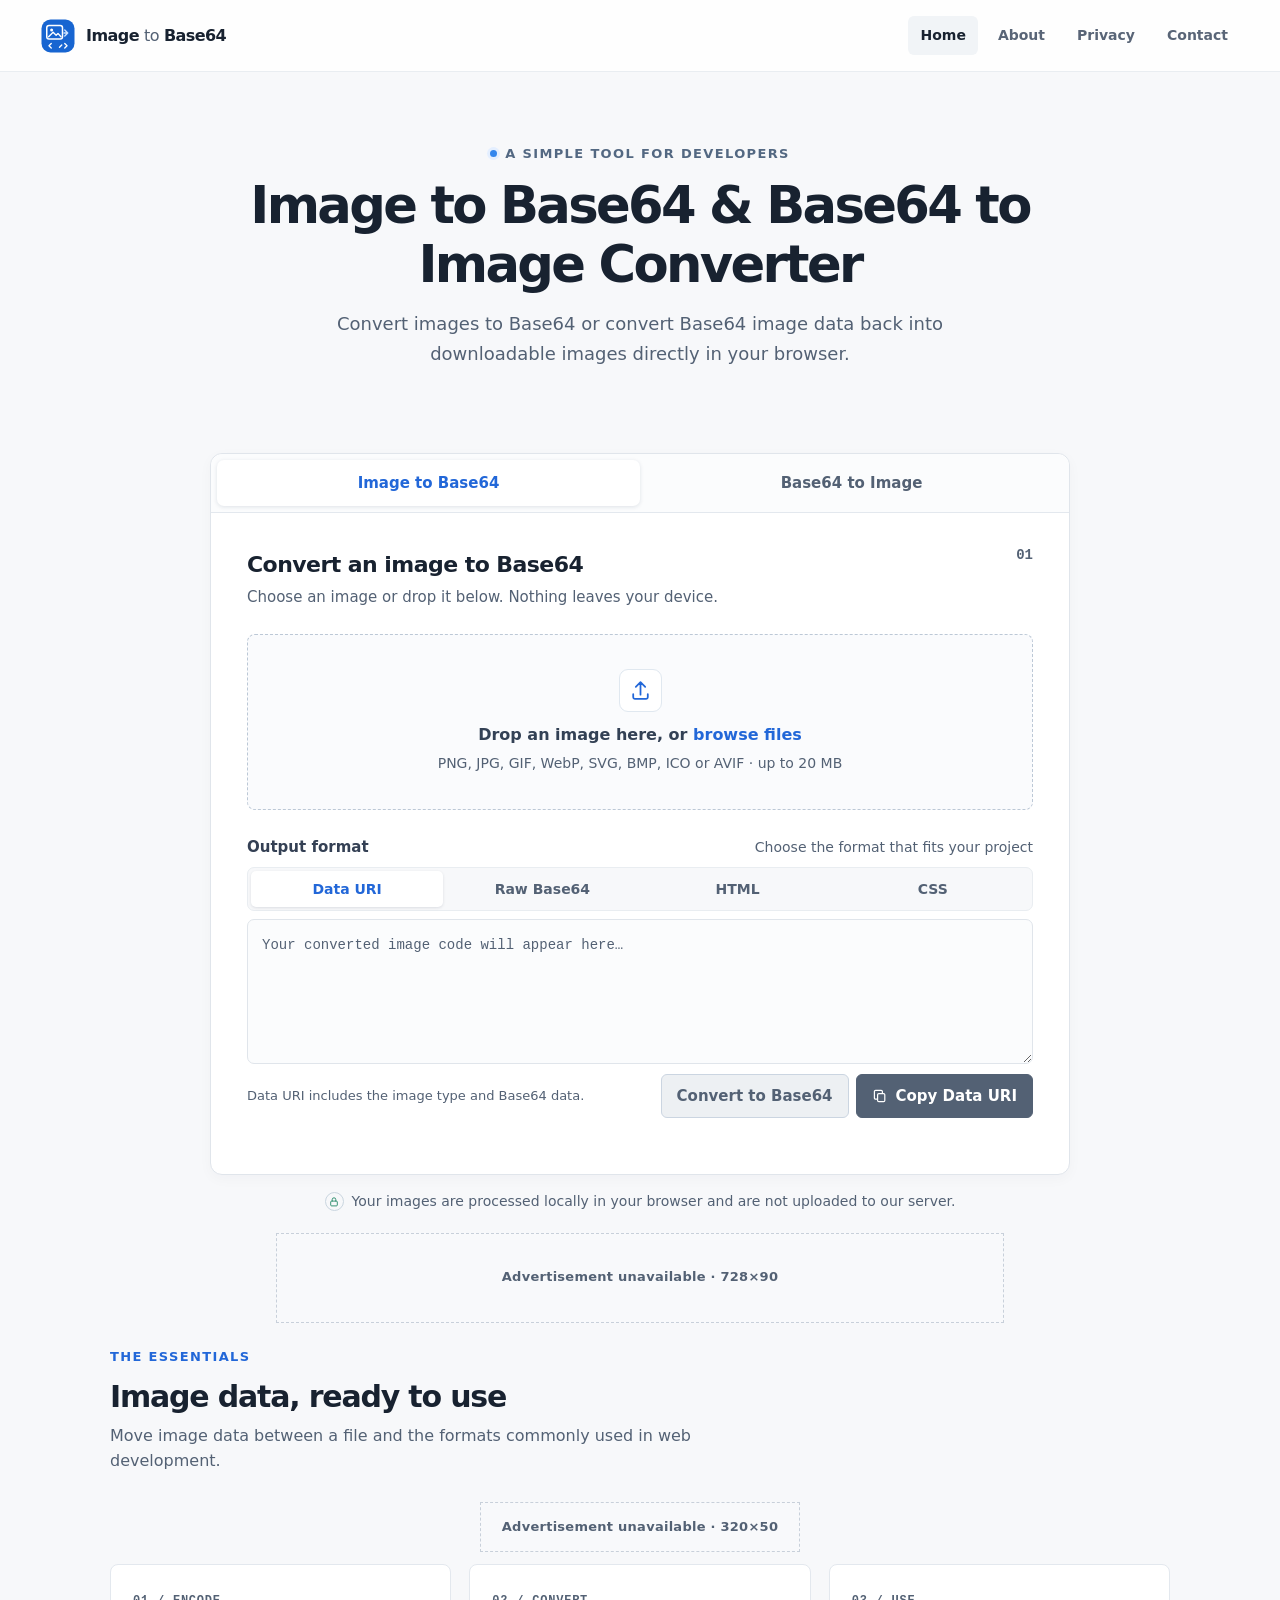
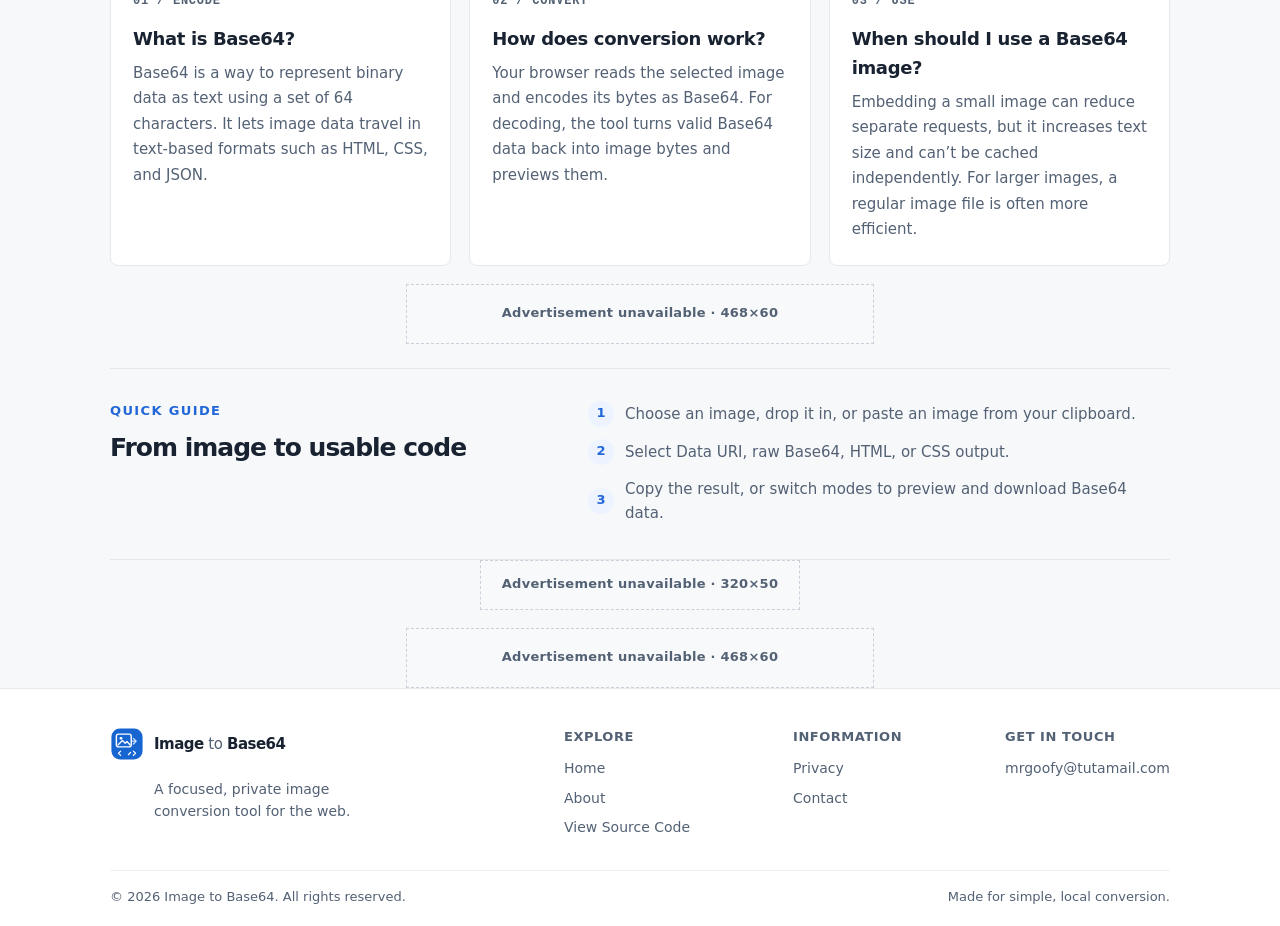
<file: index.html>
<!doctype html>
<html lang="en">
<head>
  <meta charset="utf-8">
  <meta name="viewport" content="width=device-width, initial-scale=1">
  <meta name="theme-color" content="#f7f8fa">
  <meta name="description" content="Free online Image to Base64 and Base64 to Image converter. Convert images to Base64, copy Data URI, HTML or CSS code, preview Base64 images, and download images directly in your browser.">
  <meta name="robots" content="index,follow">
  <meta name="google-site-verification" content="WHoXfSUv8I1onazspHBv-RFCn5z-6BkViS8IuEgA9r0" />
  <link rel="canonical" href="https://base64img.pages.dev/">
  <meta property="og:type" content="website">
  <meta property="og:title" content="Image to Base64 – Free Image to Base64 &amp; Base64 to Image Converter">
  <meta property="og:description" content="Convert images to Base64 or turn Base64 image data into a downloadable image, right in your browser.">
  <meta property="og:url" content="https://base64img.pages.dev/">
  <meta property="og:site_name" content="Image to Base64">
  <meta name="twitter:card" content="summary">
  <meta name="twitter:url" content="https://base64img.pages.dev/">
  <meta name="twitter:title" content="Image to Base64 – Free Image to Base64 &amp; Base64 to Image Converter">
  <meta name="twitter:description" content="Convert images to Base64 or turn Base64 image data into a downloadable image, right in your browser.">
  <title>Image to Base64 – Free Image to Base64 &amp; Base64 to Image Converter</title>
  <link rel="icon" href="/assets/favicon.svg" type="image/svg+xml">
  <link rel="icon" href="/assets/favicon-32.png" sizes="32x32" type="image/png">
  <link rel="icon" href="/assets/favicon-16.png" sizes="16x16" type="image/png">
  <link rel="apple-touch-icon" href="/assets/apple-touch-icon.png">
  <link rel="manifest" href="/site.webmanifest">
  <link rel="preload" href="/styles.css" as="style">
  <link rel="stylesheet" href="/styles.css">
  <script type="application/ld+json">
    {
      "@context": "https://schema.org",
      "@type": "WebApplication",
      "name": "Image to Base64",
      "applicationCategory": "UtilitiesApplication",
      "operatingSystem": "Any",
      "description": "A browser-based tool to convert images to Base64 and Base64 image data back into downloadable images.",
      "url": "https://base64img.pages.dev/",
      "browserRequirements": "Requires a modern web browser."
    }
  </script>
  <script src="/app.js?v=a137f3a" defer></script>
</head>
<body class="home-page">
  <a class="skip-link" href="#main">Skip to content</a>
  <header class="site-header">
    <div class="header-inner">
      <a class="brand" href="/" aria-label="Image to Base64 home">
        <img src="/assets/logo.svg" width="36" height="36" alt="">
        <span>Image <span class="brand-muted">to</span> Base64</span>
      </a>
      <nav class="main-nav" aria-label="Main navigation">
        <a class="nav-current" href="/" aria-current="page">Home</a>
        <a href="/about">About</a>
        <a href="/privacy">Privacy</a>
        <a href="/contact">Contact</a>
      </nav>
    </div>
  </header>

  <main id="main">
    <section class="hero content-width">
      <p class="eyebrow"><span class="eyebrow-dot" aria-hidden="true"></span> A simple tool for developers</p>
      <h1>Image to Base64 &amp; Base64 to Image Converter</h1>
      <p class="hero-copy">Convert images to Base64 or convert Base64 image data back into downloadable images directly in your browser.</p>
    </section>

    <section class="tool-section content-width" aria-label="Image converter">
      <div class="tool-card">
        <div class="mode-switch" role="tablist" aria-label="Conversion mode">
          <button class="mode-tab active" id="tab-to-base64" type="button" role="tab" aria-selected="true" aria-controls="panel-to-base64" data-mode="encode">Image to Base64</button>
          <button class="mode-tab" id="tab-to-image" type="button" role="tab" aria-selected="false" aria-controls="panel-to-image" data-mode="decode" tabindex="-1">Base64 to Image</button>
        </div>

        <section class="tool-panel" id="panel-to-base64" role="tabpanel" aria-labelledby="tab-to-base64">
          <div class="panel-heading">
            <div>
              <h2>Convert an image to Base64</h2>
              <p>Choose an image or drop it below. Nothing leaves your device.</p>
            </div>
            <span class="step-mark" aria-hidden="true">01</span>
          </div>

          <label class="visually-hidden" for="image-file">Choose an image file</label>
          <input class="visually-hidden" id="image-file" type="file" accept="image/png,image/jpeg,image/gif,image/webp,image/svg+xml,image/bmp,image/x-icon,image/vnd.microsoft.icon,image/avif,.ico">
          <div class="drop-zone" id="drop-zone" role="button" tabindex="0">
            <span class="upload-icon" aria-hidden="true">
              <svg viewBox="0 0 24 24" width="25" height="25" fill="none"><path d="M12 16V4m0 0L7.5 8.5M12 4l4.5 4.5M5 15.5v3A1.5 1.5 0 0 0 6.5 20h11a1.5 1.5 0 0 0 1.5-1.5v-3" stroke="currentColor" stroke-width="1.7" stroke-linecap="round" stroke-linejoin="round"/></svg>
            </span>
            <span class="drop-title">Drop an image here, or <span class="text-link">browse files</span></span>
            <span class="drop-hint">PNG, JPG, GIF, WebP, SVG, BMP, ICO or AVIF · up to 20 MB</span>
          </div>

          <div class="error-message" id="file-error" role="alert" hidden></div>
          <div class="image-details" id="image-details" hidden>
            <div class="preview-frame">
              <img id="image-preview" alt="Preview of the selected image">
            </div>
            <div class="file-summary">
              <strong class="file-name" id="file-name"></strong>
              <span id="file-meta"></span>
              <div class="file-actions">
                <button class="button button-secondary button-small" id="replace-file" type="button">Replace</button>
                <button class="button button-quiet button-small" id="remove-file" type="button">Remove</button>
              </div>
            </div>
          </div>
          <div class="field-row">
            <span class="field-label">Output format</span>
            <span class="field-note">Choose the format that fits your project</span>
          </div>
          <div class="output-tabs" role="tablist" aria-label="Base64 output format" aria-orientation="horizontal">
            <button id="output-tab-data-uri" type="button" role="tab" class="output-tab selected" aria-selected="true" aria-controls="output-panel" data-output="data-uri">Data URI</button>
            <button id="output-tab-raw" type="button" role="tab" class="output-tab" aria-selected="false" aria-controls="output-panel" data-output="raw" tabindex="-1">Raw Base64</button>
            <button id="output-tab-html" type="button" role="tab" class="output-tab" aria-selected="false" aria-controls="output-panel" data-output="html" tabindex="-1">HTML</button>
            <button id="output-tab-css" type="button" role="tab" class="output-tab" aria-selected="false" aria-controls="output-panel" data-output="css" tabindex="-1">CSS</button>
          </div>
          <label class="visually-hidden" for="output-value">Converted image output</label>
          <div class="output-panel" id="output-panel" role="tabpanel" aria-labelledby="output-tab-data-uri" tabindex="0">
            <textarea id="output-value" class="code-output" rows="5" readonly placeholder="Your converted image code will appear here…" spellcheck="false"></textarea>
          </div>
          <div class="output-footer">
            <span class="output-hint" id="output-hint">Data URI includes the image type and Base64 data.</span>
            <div class="output-actions">
              <button class="button button-secondary" id="convert-to-base64" type="button" disabled>Convert to Base64</button>
              <button class="button button-primary" id="copy-output" type="button" disabled>
                <svg aria-hidden="true" viewBox="0 0 20 20" width="16" height="16" fill="none"><rect x="7" y="7" width="9" height="10" rx="1.5" stroke="currentColor" stroke-width="1.5"/><path d="M13 7V4.5A1.5 1.5 0 0 0 11.5 3h-7A1.5 1.5 0 0 0 3 4.5v8A1.5 1.5 0 0 0 4.5 14H7" stroke="currentColor" stroke-width="1.5"/></svg>
                <span id="copy-label">Copy Data URI</span>
              </button>
            </div>
          </div>
          <p class="status-message" id="encode-status" role="status" aria-live="polite"></p>
        </section>

        <section class="tool-panel" id="panel-to-image" role="tabpanel" aria-labelledby="tab-to-image" hidden>
          <div class="panel-heading">
            <div>
              <h2>Convert Base64 to an Image</h2>
              <p>Paste a Data URI or raw Base64 string to preview and download it.</p>
            </div>
            <span class="step-mark" aria-hidden="true">02</span>
          </div>
          <label class="field-label" for="base64-input">Base64 image data</label>
          <textarea class="code-input" id="base64-input" aria-describedby="decode-error" rows="7" placeholder="Paste data:image/png;base64,… or raw Base64 here" spellcheck="false" autocapitalize="off" autocomplete="off"></textarea>
          <div class="decode-options">
            <div>
              <label class="field-label" for="image-type">Image type for raw Base64</label>
              <span class="field-note">Used only when the data has no MIME type</span>
            </div>
            <select id="image-type" class="type-select">
              <option value="image/png">PNG</option>
              <option value="image/jpeg">JPEG</option>
              <option value="image/gif">GIF</option>
              <option value="image/webp">WebP</option>
              <option value="image/svg+xml">SVG</option>
              <option value="image/bmp">BMP</option>
              <option value="image/x-icon">ICO</option>
              <option value="image/avif">AVIF</option>
            </select>
          </div>
          <div class="error-message" id="decode-error" role="alert" hidden></div>
          <div class="decoded-result" id="decoded-result" hidden>
            <div class="decoded-image-wrap"><img id="decoded-preview" alt="Preview of the decoded Base64 image"></div>
            <div class="decoded-info">
              <div><span class="detail-label">Detected type</span><strong id="decoded-type"></strong></div>
              <div><span class="detail-label">Image size</span><strong id="decoded-dimensions"></strong></div>
              <a class="button button-primary" id="download-image" download="converted-image.png">Download Image</a>
            </div>
          </div>
          <div class="decode-footer">
            <p class="privacy-note"><svg viewBox="0 0 20 20" width="17" height="17" aria-hidden="true" fill="none"><path d="M10 2.5 4 5v4.7c0 3.6 2.5 6.4 6 7.8 3.5-1.4 6-4.2 6-7.8V5l-6-2.5Z" stroke="currentColor" stroke-width="1.4" stroke-linejoin="round"/><path d="m7.5 10 1.7 1.7 3.5-3.6" stroke="currentColor" stroke-width="1.4" stroke-linecap="round" stroke-linejoin="round"/></svg>Your data is processed locally in your browser.</p>
            <div class="decode-actions">
              <button class="button button-secondary" id="convert-to-image" type="button">Convert to Image</button>
              <button class="button button-quiet" id="clear-base64" type="button">Clear</button>
            </div>
          </div>
          <p class="status-message" id="decode-status" role="status" aria-live="polite"></p>
        </section>

      </div>
      <p class="privacy-banner"><span class="privacy-lock" aria-hidden="true"><svg viewBox="0 0 20 20" width="12" height="12" fill="none"><rect x="4.5" y="8.5" width="11" height="8" rx="1.5" stroke="currentColor" stroke-width="1.4"/><path d="M7 8.5V6a3 3 0 0 1 6 0v2.5" stroke="currentColor" stroke-width="1.4" stroke-linecap="round"/></svg></span> Your images are processed locally in your browser and are not uploaded to our server.</p>
    </section>

    <section class="ad-slot ad-inline ad-wide-slot" aria-label="Advertisement" data-ad-desktop="728x90" data-ad-mobile="320x50">
      <div class="ad-placeholder ad-placeholder-desktop">Advertisement · 728×90</div>
      <div class="ad-placeholder ad-placeholder-mobile">Advertisement · 320×50</div>
    </section>

    <section class="info-section content-width">
      <div class="section-intro">
        <p class="eyebrow">The essentials</p>
        <h2>Image data, ready to use</h2>
        <p>Move image data between a file and the formats commonly used in web development.</p>
      </div>
      <aside class="ad-slot ad-compact-slot ad-mobile-slot" aria-label="Advertisement" data-ad-desktop="320x50" data-ad-mobile="320x50">
        <div class="ad-placeholder">Advertisement · 320×50</div>
      </aside>
      <div class="info-grid">
        <article class="info-card">
          <span class="card-index">01 / ENCODE</span>
          <h3>What is Base64?</h3>
          <p>Base64 is a way to represent binary data as text using a set of 64 characters. It lets image data travel in text-based formats such as HTML, CSS, and JSON.</p>
        </article>
        <article class="info-card">
          <span class="card-index">02 / CONVERT</span>
          <h3>How does conversion work?</h3>
          <p>Your browser reads the selected image and encodes its bytes as Base64. For decoding, the tool turns valid Base64 data back into image bytes and previews them.</p>
        </article>
        <article class="info-card">
          <span class="card-index">03 / USE</span>
          <h3>When should I use a Base64 image?</h3>
          <p>Embedding a small image can reduce separate requests, but it increases text size and can’t be cached independently. For larger images, a regular image file is often more efficient.</p>
        </article>
      </div>
      <aside class="ad-slot ad-banner-slot ad-medium-slot" aria-label="Advertisement" data-ad-desktop="468x60" data-ad-mobile="320x50">
        <div class="ad-placeholder ad-placeholder-desktop">Advertisement · 468×60</div>
        <div class="ad-placeholder ad-placeholder-mobile">Advertisement · 320×50</div>
      </aside>
      <div class="how-to">
        <div>
          <p class="eyebrow">Quick guide</p>
          <h2>From image to usable code</h2>
        </div>
        <ol>
          <li><span>1</span>Choose an image, drop it in, or paste an image from your clipboard.</li>
          <li><span>2</span>Select Data URI, raw Base64, HTML, or CSS output.</li>
          <li><span>3</span>Copy the result, or switch modes to preview and download Base64 data.</li>
        </ol>
      </div>
      <aside class="ad-slot ad-compact-slot ad-mobile-slot" aria-label="Advertisement" data-ad-desktop="320x50" data-ad-mobile="320x50">
        <div class="ad-placeholder">Advertisement · 320×50</div>
      </aside>
    </section>
    <aside class="ad-slot ad-banner-slot ad-medium-slot" aria-label="Advertisement" data-ad-desktop="468x60" data-ad-mobile="320x50">
      <div class="ad-placeholder ad-placeholder-desktop">Advertisement · 468×60</div>
      <div class="ad-placeholder ad-placeholder-mobile">Advertisement · 320×50</div>
    </aside>

  </main>

  <footer class="site-footer">
    <div class="footer-inner content-width">
      <div class="footer-brand-block">
        <a class="brand footer-brand" href="/">
          <img src="/assets/logo.svg" width="34" height="34" alt="">
          <span>Image <span class="brand-muted">to</span> Base64</span>
        </a>
        <p>A focused, private image conversion tool for the web.</p>
      </div>
      <div class="footer-links">
        <div><span class="footer-heading">Explore</span><a href="/">Home</a><a href="/about">About</a><a href="https://github.com/MrGoofyDev/base64-converter" target="_blank" rel="noopener noreferrer">View Source Code</a></div>
        <div><span class="footer-heading">Information</span><a href="/privacy">Privacy</a><a href="/contact">Contact</a></div>
        <div><span class="footer-heading">Get in touch</span><a href="mailto:mrgoofy@tutamail.com">mrgoofy@tutamail.com</a></div>
      </div>
      <div class="footer-bottom"><span>© 2026 Image to Base64. All rights reserved.</span><span>Made for simple, local conversion.</span></div>
    </div>
  </footer>
</body>
</html>
</file>
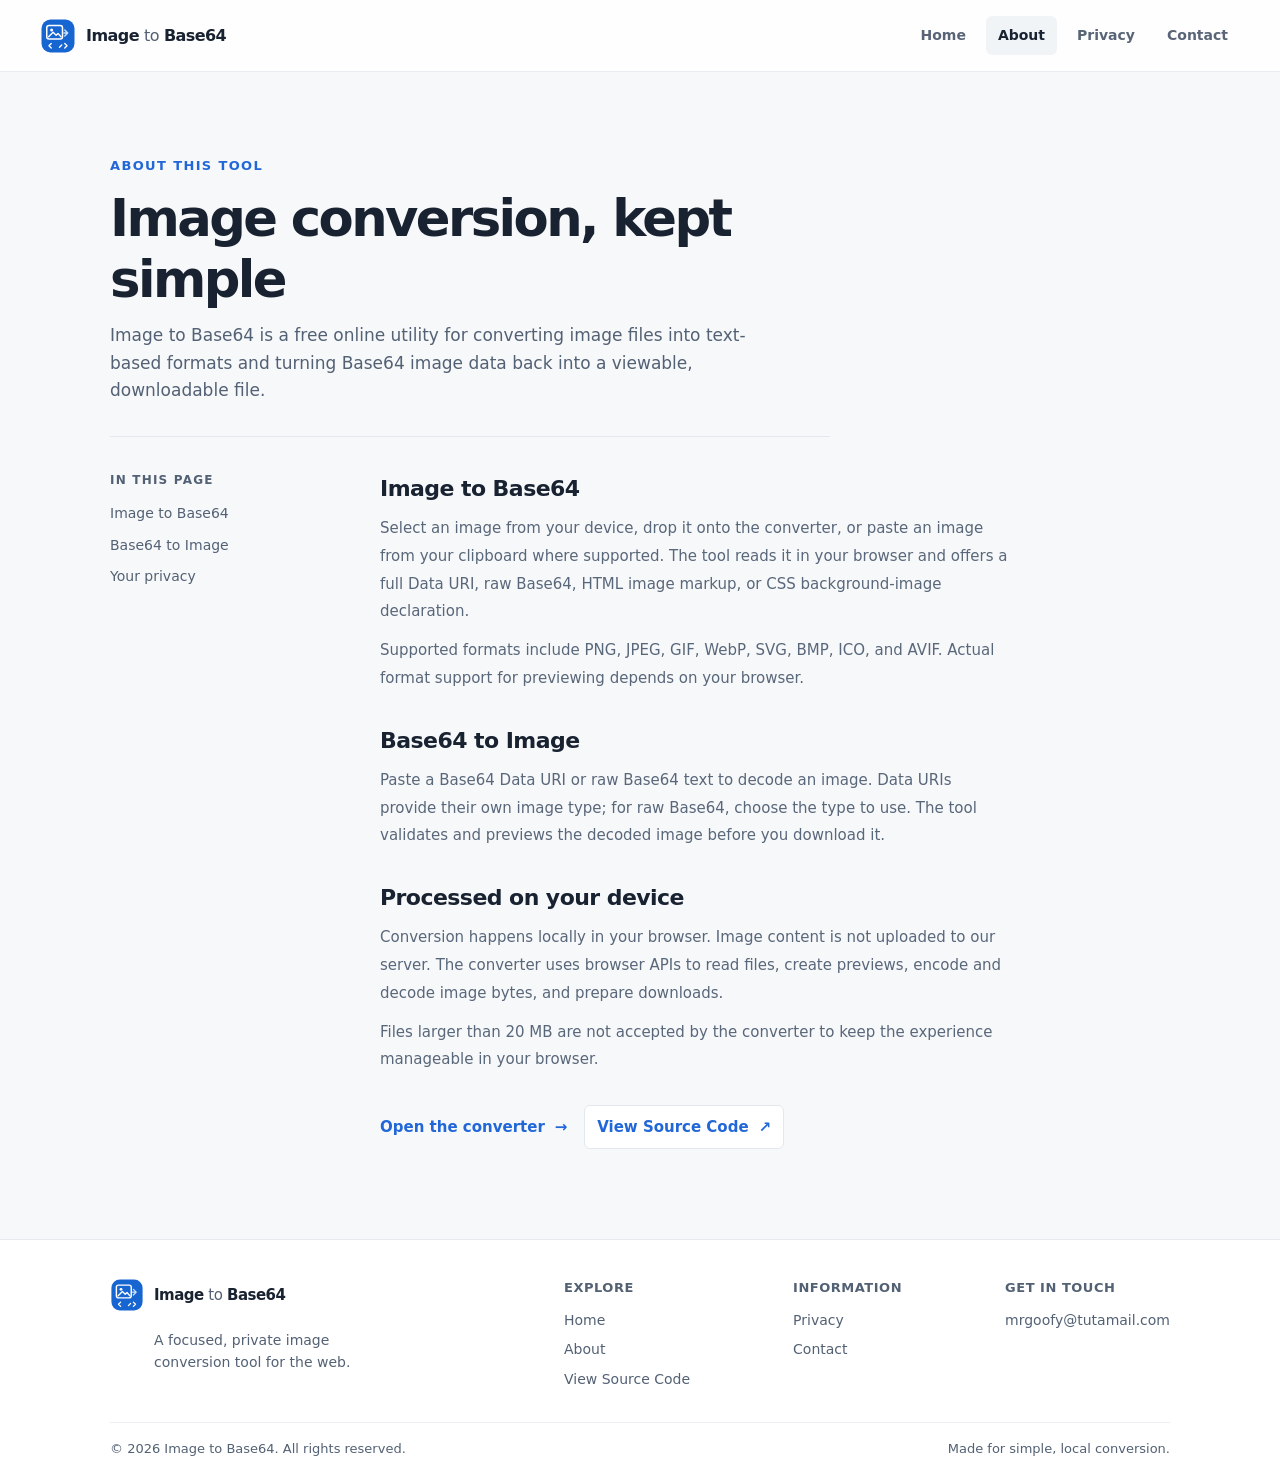
<file: about.html>
<!doctype html>
<html lang="en">
<head>
  <meta charset="utf-8">
  <meta name="viewport" content="width=device-width, initial-scale=1">
  <meta name="theme-color" content="#f7f8fa">
  <meta name="description" content="Learn how Image to Base64 converts image files and Base64 data locally in your browser, and which image formats it supports.">
  <meta name="robots" content="index,follow">
  <link rel="canonical" href="https://base64img.pages.dev/about">
  <meta property="og:type" content="website">
  <meta property="og:title" content="About Image to Base64">
  <meta property="og:description" content="A little about the browser-based image and Base64 converter and how it works.">
  <meta property="og:url" content="https://base64img.pages.dev/about">
  <meta property="og:site_name" content="Image to Base64">
  <meta name="twitter:card" content="summary">
  <meta name="twitter:url" content="https://base64img.pages.dev/about">
  <meta name="twitter:title" content="About Image to Base64">
  <meta name="twitter:description" content="A little about the browser-based image and Base64 converter and how it works.">
  <title>About Image to Base64 – Browser-Based Image Converter</title>
  <link rel="icon" href="/assets/favicon.svg" type="image/svg+xml">
  <link rel="icon" href="/assets/favicon-32.png" sizes="32x32" type="image/png">
  <link rel="icon" href="/assets/favicon-16.png" sizes="16x16" type="image/png">
  <link rel="apple-touch-icon" href="/assets/apple-touch-icon.png">
  <link rel="manifest" href="/site.webmanifest">
  <link rel="preload" href="/styles.css" as="style">
  <link rel="stylesheet" href="/styles.css">
  <script type="application/ld+json">{"@context":"https://schema.org","@type":"WebPage","name":"About Image to Base64","description":"Information about the Image to Base64 browser-based conversion tool.","url":"https://base64img.pages.dev/about"}</script>
</head>
<body>
  <a class="skip-link" href="#main">Skip to content</a>
  <header class="site-header"><div class="header-inner">
    <a class="brand" href="/" aria-label="Image to Base64 home"><img src="/assets/logo.svg" width="36" height="36" alt=""><span>Image <span class="brand-muted">to</span> Base64</span></a>
    <nav class="main-nav" aria-label="Main navigation"><a href="/">Home</a><a class="nav-current" href="/about" aria-current="page">About</a><a href="/privacy">Privacy</a><a href="/contact">Contact</a></nav>
  </div></header>
  <main id="main" class="document-main content-width">
    <div class="document-heading"><p class="eyebrow">About this tool</p><h1>Image conversion, kept simple</h1><p>Image to Base64 is a free online utility for converting image files into text-based formats and turning Base64 image data back into a viewable, downloadable file.</p></div>
    <div class="document-layout">
      <aside class="document-aside"><span class="aside-label">IN THIS PAGE</span><a href="#image-to-base64">Image to Base64</a><a href="#base64-to-image">Base64 to Image</a><a href="#privacy">Your privacy</a></aside>
      <div class="document-copy">
        <section id="image-to-base64"><h2>Image to Base64</h2><p>Select an image from your device, drop it onto the converter, or paste an image from your clipboard where supported. The tool reads it in your browser and offers a full Data URI, raw Base64, HTML image markup, or CSS background-image declaration.</p><p>Supported formats include PNG, JPEG, GIF, WebP, SVG, BMP, ICO, and AVIF. Actual format support for previewing depends on your browser.</p></section>
        <section id="base64-to-image"><h2>Base64 to Image</h2><p>Paste a Base64 Data URI or raw Base64 text to decode an image. Data URIs provide their own image type; for raw Base64, choose the type to use. The tool validates and previews the decoded image before you download it.</p></section>
        <section id="privacy"><h2>Processed on your device</h2><p>Conversion happens locally in your browser. Image content is not uploaded to our server. The converter uses browser APIs to read files, create previews, encode and decode image bytes, and prepare downloads.</p><p>Files larger than 20 MB are not accepted by the converter to keep the experience manageable in your browser.</p></section>
        <a class="inline-cta" href="/">Open the converter <span aria-hidden="true">→</span></a>
        <a class="inline-cta source-link" href="https://github.com/MrGoofyDev/base64-converter" target="_blank" rel="noopener noreferrer">View Source Code <span aria-hidden="true">↗</span></a>
      </div>
    </div>
  </main>
  <footer class="site-footer"><div class="footer-inner content-width">
    <div class="footer-brand-block"><a class="brand footer-brand" href="/"><img src="/assets/logo.svg" width="34" height="34" alt=""><span>Image <span class="brand-muted">to</span> Base64</span></a><p>A focused, private image conversion tool for the web.</p></div>
    <div class="footer-links"><div><span class="footer-heading">Explore</span><a href="/">Home</a><a href="/about">About</a><a href="https://github.com/MrGoofyDev/base64-converter" target="_blank" rel="noopener noreferrer">View Source Code</a></div><div><span class="footer-heading">Information</span><a href="/privacy">Privacy</a><a href="/contact">Contact</a></div><div><span class="footer-heading">Get in touch</span><a href="mailto:mrgoofy@tutamail.com">mrgoofy@tutamail.com</a></div></div>
    <div class="footer-bottom"><span>© 2026 Image to Base64. All rights reserved.</span><span>Made for simple, local conversion.</span></div>
  </div></footer>
</body>
</html>
</file>
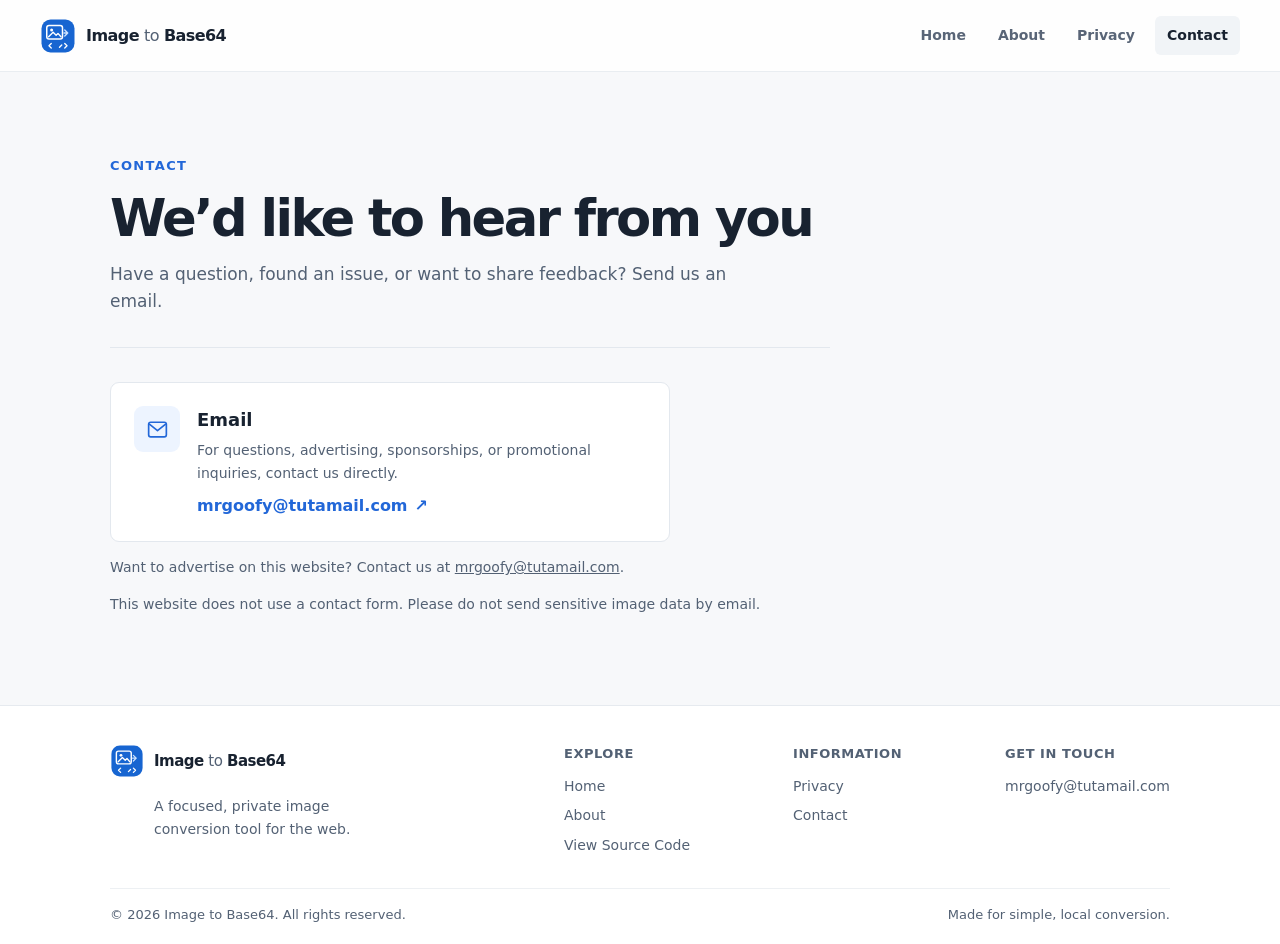
<file: contact.html>
<!doctype html>
<html lang="en">
<head>
  <meta charset="utf-8">
  <meta name="viewport" content="width=device-width, initial-scale=1">
  <meta name="theme-color" content="#f7f8fa">
  <meta name="description" content="Contact the Image to Base64 website team by email with questions or feedback.">
  <meta name="robots" content="index,follow">
  <link rel="canonical" href="https://base64img.pages.dev/contact">
  <meta property="og:type" content="website">
  <meta property="og:title" content="Contact Image to Base64">
  <meta property="og:description" content="Get in touch with Image to Base64 by email.">
  <meta property="og:url" content="https://base64img.pages.dev/contact">
  <meta property="og:site_name" content="Image to Base64">
  <meta name="twitter:card" content="summary">
  <meta name="twitter:url" content="https://base64img.pages.dev/contact">
  <meta name="twitter:title" content="Contact Image to Base64">
  <meta name="twitter:description" content="Get in touch with Image to Base64 by email.">
  <title>Contact Image to Base64</title>
  <link rel="icon" href="/assets/favicon.svg" type="image/svg+xml">
  <link rel="icon" href="/assets/favicon-32.png" sizes="32x32" type="image/png">
  <link rel="icon" href="/assets/favicon-16.png" sizes="16x16" type="image/png">
  <link rel="apple-touch-icon" href="/assets/apple-touch-icon.png">
  <link rel="manifest" href="/site.webmanifest">
  <link rel="preload" href="/styles.css" as="style">
  <link rel="stylesheet" href="/styles.css">
  <script type="application/ld+json">{"@context":"https://schema.org","@type":"ContactPage","name":"Contact Image to Base64","url":"https://base64img.pages.dev/contact"}</script>
</head>
<body>
  <a class="skip-link" href="#main">Skip to content</a>
  <header class="site-header"><div class="header-inner">
    <a class="brand" href="/" aria-label="Image to Base64 home"><img src="/assets/logo.svg" width="36" height="36" alt=""><span>Image <span class="brand-muted">to</span> Base64</span></a>
    <nav class="main-nav" aria-label="Main navigation"><a href="/">Home</a><a href="/about">About</a><a href="/privacy">Privacy</a><a class="nav-current" href="/contact" aria-current="page">Contact</a></nav>
  </div></header>
  <main id="main" class="document-main contact-main content-width">
    <div class="document-heading"><p class="eyebrow">Contact</p><h1>We’d like to hear from you</h1><p>Have a question, found an issue, or want to share feedback? Send us an email.</p></div>
    <section class="contact-card" aria-labelledby="email-heading">
      <span class="contact-icon" aria-hidden="true"><svg viewBox="0 0 24 24" width="25" height="25" fill="none"><rect x="3.5" y="5" width="17" height="14" rx="2" stroke="currentColor" stroke-width="1.6"/><path d="m4.5 7 7.5 6 7.5-6" stroke="currentColor" stroke-width="1.6" stroke-linecap="round" stroke-linejoin="round"/></svg></span>
      <div><h2 id="email-heading">Email</h2><p>For questions, advertising, sponsorships, or promotional inquiries, contact us directly.</p><a class="email-link" href="mailto:mrgoofy@tutamail.com">mrgoofy@tutamail.com <span aria-hidden="true">↗</span></a></div>
    </section>
    <p class="contact-note">Want to advertise on this website? Contact us at <a href="mailto:mrgoofy@tutamail.com">mrgoofy@tutamail.com</a>.</p>
    <p class="contact-note">This website does not use a contact form. Please do not send sensitive image data by email.</p>
  </main>
  <footer class="site-footer"><div class="footer-inner content-width">
    <div class="footer-brand-block"><a class="brand footer-brand" href="/"><img src="/assets/logo.svg" width="34" height="34" alt=""><span>Image <span class="brand-muted">to</span> Base64</span></a><p>A focused, private image conversion tool for the web.</p></div>
    <div class="footer-links"><div><span class="footer-heading">Explore</span><a href="/">Home</a><a href="/about">About</a><a href="https://github.com/MrGoofyDev/base64-converter" target="_blank" rel="noopener noreferrer">View Source Code</a></div><div><span class="footer-heading">Information</span><a href="/privacy">Privacy</a><a href="/contact">Contact</a></div><div><span class="footer-heading">Get in touch</span><a href="mailto:mrgoofy@tutamail.com">mrgoofy@tutamail.com</a></div></div>
    <div class="footer-bottom"><span>© 2026 Image to Base64. All rights reserved.</span><span>Made for simple, local conversion.</span></div>
  </div></footer>
</body>
</html>
</file>
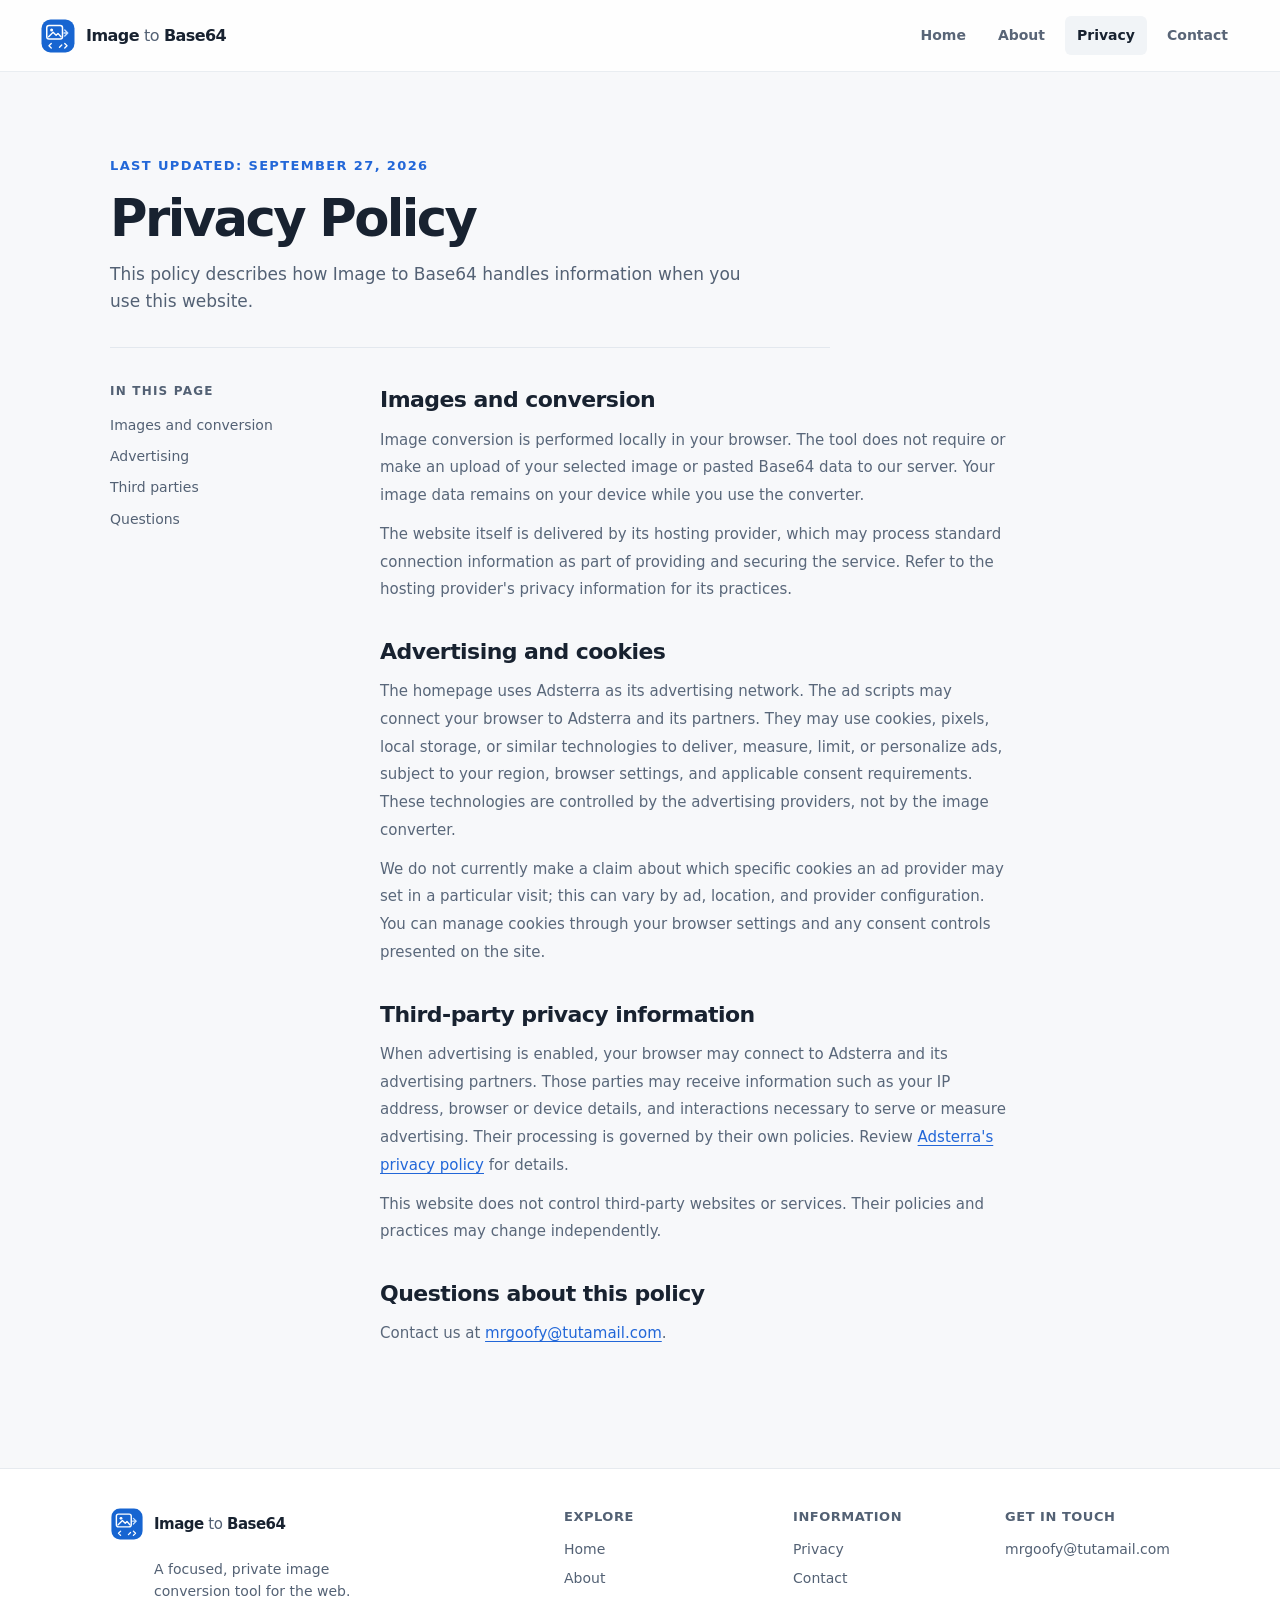
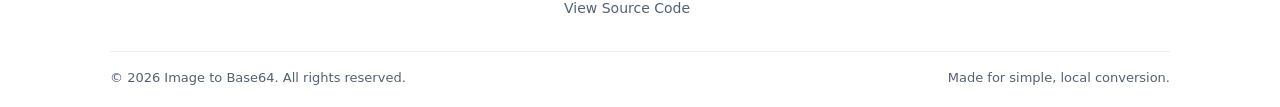
<file: privacy.html>
<!doctype html>
<html lang="en">
<head>
  <meta charset="utf-8">
  <meta name="viewport" content="width=device-width, initial-scale=1">
  <meta name="theme-color" content="#f7f8fa">
  <meta name="description" content="Read the Image to Base64 privacy policy, including details about local image processing and third-party advertising.">
  <meta name="robots" content="index,follow">
  <link rel="canonical" href="https://base64img.pages.dev/privacy">
  <meta property="og:type" content="website">
  <meta property="og:title" content="Privacy Policy – Image to Base64">
  <meta property="og:description" content="How image processing and third-party advertising work on Image to Base64.">
  <meta property="og:url" content="https://base64img.pages.dev/privacy">
  <meta property="og:site_name" content="Image to Base64">
  <meta name="twitter:card" content="summary">
  <meta name="twitter:url" content="https://base64img.pages.dev/privacy">
  <meta name="twitter:title" content="Privacy Policy – Image to Base64">
  <meta name="twitter:description" content="How image processing and third-party advertising work on Image to Base64.">
  <title>Privacy Policy – Image to Base64</title>
  <link rel="icon" href="/assets/favicon.svg" type="image/svg+xml">
  <link rel="icon" href="/assets/favicon-32.png" sizes="32x32" type="image/png">
  <link rel="icon" href="/assets/favicon-16.png" sizes="16x16" type="image/png">
  <link rel="apple-touch-icon" href="/assets/apple-touch-icon.png">
  <link rel="manifest" href="/site.webmanifest">
  <link rel="preload" href="/styles.css" as="style">
  <link rel="stylesheet" href="/styles.css">
  <script type="application/ld+json">{"@context":"https://schema.org","@type":"WebPage","name":"Privacy Policy – Image to Base64","description":"Privacy information for Image to Base64.","url":"https://base64img.pages.dev/privacy"}</script>
</head>
<body>
  <a class="skip-link" href="#main">Skip to content</a>
  <header class="site-header"><div class="header-inner">
    <a class="brand" href="/" aria-label="Image to Base64 home"><img src="/assets/logo.svg" width="36" height="36" alt=""><span>Image <span class="brand-muted">to</span> Base64</span></a>
    <nav class="main-nav" aria-label="Main navigation"><a href="/">Home</a><a href="/about">About</a><a class="nav-current" href="/privacy" aria-current="page">Privacy</a><a href="/contact">Contact</a></nav>
  </div></header>
  <main id="main" class="document-main content-width">
    <div class="document-heading"><p class="eyebrow">Last updated: September 27, 2026</p><h1>Privacy Policy</h1><p>This policy describes how Image to Base64 handles information when you use this website.</p></div>
    <div class="document-layout">
      <aside class="document-aside"><span class="aside-label">IN THIS PAGE</span><a href="#images">Images and conversion</a><a href="#advertising">Advertising</a><a href="#third-parties">Third parties</a><a href="#contact">Questions</a></aside>
      <div class="document-copy">
        <section id="images"><h2>Images and conversion</h2><p>Image conversion is performed locally in your browser. The tool does not require or make an upload of your selected image or pasted Base64 data to our server. Your image data remains on your device while you use the converter.</p><p>The website itself is delivered by its hosting provider, which may process standard connection information as part of providing and securing the service. Refer to the hosting provider's privacy information for its practices.</p></section>
        <section id="advertising"><h2>Advertising and cookies</h2><p>The homepage uses Adsterra as its advertising network. The ad scripts may connect your browser to Adsterra and its partners. They may use cookies, pixels, local storage, or similar technologies to deliver, measure, limit, or personalize ads, subject to your region, browser settings, and applicable consent requirements. These technologies are controlled by the advertising providers, not by the image converter.</p><p>We do not currently make a claim about which specific cookies an ad provider may set in a particular visit; this can vary by ad, location, and provider configuration. You can manage cookies through your browser settings and any consent controls presented on the site.</p></section>
        <section id="third-parties"><h2>Third-party privacy information</h2><p>When advertising is enabled, your browser may connect to Adsterra and its advertising partners. Those parties may receive information such as your IP address, browser or device details, and interactions necessary to serve or measure advertising. Their processing is governed by their own policies. Review <a href="https://adsterra.com/privacy-policy/" rel="noopener noreferrer">Adsterra's privacy policy</a> for details.</p><p>This website does not control third-party websites or services. Their policies and practices may change independently.</p></section>
        <section id="contact"><h2>Questions about this policy</h2><p>Contact us at <a href="mailto:mrgoofy@tutamail.com">mrgoofy@tutamail.com</a>.</p></section>
      </div>
    </div>
  </main>
  <footer class="site-footer"><div class="footer-inner content-width">
    <div class="footer-brand-block"><a class="brand footer-brand" href="/"><img src="/assets/logo.svg" width="34" height="34" alt=""><span>Image <span class="brand-muted">to</span> Base64</span></a><p>A focused, private image conversion tool for the web.</p></div>
    <div class="footer-links"><div><span class="footer-heading">Explore</span><a href="/">Home</a><a href="/about">About</a><a href="https://github.com/MrGoofyDev/base64-converter" target="_blank" rel="noopener noreferrer">View Source Code</a></div><div><span class="footer-heading">Information</span><a href="/privacy">Privacy</a><a href="/contact">Contact</a></div><div><span class="footer-heading">Get in touch</span><a href="mailto:mrgoofy@tutamail.com">mrgoofy@tutamail.com</a></div></div>
    <div class="footer-bottom"><span>© 2026 Image to Base64. All rights reserved.</span><span>Made for simple, local conversion.</span></div>
  </div></footer>
</body>
</html>
</file>
<file: styles.css>
:root {
  color-scheme: light;
  --ink: #182230;
  --muted: #536174;
  --soft: #536174;
  --line: #e3e8ee;
  --surface: #ffffff;
  --page: #f7f8fa;
  --accent: #2267d8;
  --accent-dark: #1856bd;
  --accent-soft: #edf4ff;
  --green: #16815d;
  --danger: #b42318;
  --mono: "SFMono-Regular", Consolas, "Liberation Mono", monospace;
  font-family: Inter, ui-sans-serif, system-ui, -apple-system, BlinkMacSystemFont, "Segoe UI", sans-serif;
  font-synthesis: none;
  text-rendering: optimizeLegibility;
  -webkit-font-smoothing: antialiased;
  -moz-osx-font-smoothing: grayscale;
}

* { box-sizing: border-box; }
html { min-width: 320px; scroll-behavior: smooth; }
body { margin: 0; background: var(--page); color: var(--ink); font-size: 15px; line-height: 1.6; }
img, iframe, textarea, select { max-width: 100%; }
button, textarea, select { font: inherit; }
button, a, select { -webkit-tap-highlight-color: transparent; }
a { color: inherit; }
button:focus-visible, a:focus-visible, textarea:focus-visible, select:focus-visible, [tabindex="0"]:focus-visible {
  outline: 3px solid #2267d8;
  outline-offset: 3px;
}
[hidden] { display: none !important; }
.content-width { width: min(100% - 48px, 1060px); margin-inline: auto; }
.visually-hidden {
  position: absolute; width: 1px; height: 1px; padding: 0; margin: -1px;
  overflow: hidden; clip: rect(0, 0, 0, 0); white-space: nowrap; border: 0;
}
#image-file:focus-visible + .drop-zone { outline: 3px solid #2267d8; outline-offset: 3px; }
.skip-link {
  position: absolute; z-index: 10; top: 8px; left: 8px; padding: 9px 14px;
  transform: translateY(-150%); border-radius: 6px; background: var(--ink); color: white;
}
.skip-link:focus { transform: translateY(0); }

.site-header { height: 72px; border-bottom: 1px solid #e9edf1; background: rgba(255,255,255,.88); }
.header-inner { width: min(100% - 48px, 1200px); height: 100%; margin: auto; display: flex; align-items: center; justify-content: space-between; gap: 24px; }
.brand { display: inline-flex; align-items: center; gap: 10px; text-decoration: none; font-size: 15px; font-weight: 720; letter-spacing: -.035em; white-space: nowrap; }
.brand img { display: block; flex: 0 0 auto; }
.brand-muted { color: #536174; font-weight: 500; }
.main-nav { display: flex; align-items: center; gap: 8px; }
.main-nav a { padding: 8px 12px; border-radius: 6px; color: #596577; text-decoration: none; font-size: 13px; font-weight: 550; }
.main-nav a:hover, .main-nav a.nav-current { color: var(--ink); background: #f1f4f7; }

.hero { padding: 72px 0 42px; text-align: center; }
.eyebrow { display: flex; align-items: center; gap: 8px; margin: 0 0 12px; color: #56657a; font-size: 11px; font-weight: 700; letter-spacing: .105em; line-height: 1.5; text-transform: uppercase; }
.hero .eyebrow { justify-content: center; color: #536882; }
.eyebrow-dot { width: 7px; height: 7px; border-radius: 50%; background: #3386ed; box-shadow: 0 0 0 3px #e4efff; }
h1, h2, h3, p { margin-top: 0; }
.hero h1 { max-width: 810px; margin: 0 auto 14px; font-size: clamp(30px, 4.3vw, 45px); font-weight: 720; letter-spacing: -.052em; line-height: 1.17; }
.hero-copy { max-width: 680px; margin: auto; color: var(--muted); font-size: 16px; line-height: 1.65; }

.ad-slot {
  position: relative; display: flex; align-items: center; justify-content: center;
  flex: 0 0 auto; max-width: 100%; margin-inline: auto;
}
.ad-slot iframe { position: absolute; inset: 0; display: block; width: 100%; height: 100%; max-width: 100%; border: 0; }
.ad-placeholder { position: absolute; inset: 0; display: flex; align-items: center; justify-content: center; max-width: 100%; border: 1px dashed #c8d0da; background: #f8f9fb; color: #536174; font-size: 13px; font-weight: 600; letter-spacing: .02em; text-align: center; }
.ad-placeholder-desktop { display: flex; }
.ad-placeholder-mobile { display: none; }
.ad-loaded .ad-placeholder { visibility: hidden; }
.ad-wide-slot { width: 728px; height: 90px; }
.ad-medium-slot { width: 468px; height: 60px; }
.ad-mobile-slot { width: 320px; height: 50px; }
.ad-inline { margin-top: 20px; }
.ad-inline + .info-section { padding-top: 24px; }
.ad-compact-slot { margin-bottom: 12px; }
.ad-banner-slot { margin-top: 18px; }
.ad-banner-slot + .how-to { margin-top: 24px; }
.tool-section { padding-top: 42px; }
.tool-card { min-width: 0; max-width: 860px; margin: auto; border: 1px solid #e0e5eb; border-radius: 12px; background: var(--surface); color: var(--ink); box-shadow: 0 4px 14px rgb(21 36 58 / 3%); }
.mode-switch { display: grid; grid-template-columns: 1fr 1fr; padding: 6px; border-bottom: 1px solid var(--line); background: #fbfcfd; border-radius: 12px 12px 0 0; }
.mode-tab { min-height: 42px; border: 0; border-radius: 7px; background: transparent; color: #536174; font-size: 13px; font-weight: 650; cursor: pointer; }
.mode-tab:hover { color: var(--ink); }
.mode-tab.active { background: white; color: var(--accent); box-shadow: 0 1px 4px rgb(20 40 70 / 12%); }
.tool-panel { min-width: 0; padding: 29px 32px 25px; }
.panel-heading { display: flex; align-items: flex-start; justify-content: space-between; gap: 16px; margin-bottom: 22px; }
.panel-heading h2 { margin: 0 0 3px; font-size: 18px; font-weight: 690; letter-spacing: -.025em; }
.panel-heading p { margin: 0; color: var(--muted); font-size: 13px; }
.step-mark { color: #536174; font: 600 12px var(--mono); }
.drop-zone {
  min-height: 166px; padding: 20px; display: flex; flex-direction: column; align-items: center; justify-content: center;
  border: 1px dashed #bcc8d6; border-radius: 8px; background: #fafbfd; text-align: center; cursor: pointer;
  transition: border-color .15s ease, background-color .15s ease;
}
.drop-zone:hover, .drop-zone:focus-visible, .drop-zone.dragging { border-color: var(--accent); background: #f4f8ff; }
.upload-icon { display: grid; place-items: center; width: 43px; height: 43px; margin-bottom: 10px; border: 1px solid #e0e8f0; border-radius: 9px; background: white; color: var(--accent); }
.drop-title { color: #334155; font-size: 13px; font-weight: 600; }
.text-link { color: var(--accent); }
.drop-hint { margin-top: 5px; color: #536174; font-size: 11px; }
.error-message { margin-top: 12px; padding: 10px 12px; border: 1px solid #f0c9c5; border-radius: 6px; background: #fff7f6; color: var(--danger); font-size: 12px; }
.image-details { display: flex; align-items: center; gap: 14px; margin-top: 13px; padding: 10px; border: 1px solid var(--line); border-radius: 8px; }
.preview-frame { width: 76px; height: 66px; flex: 0 0 auto; display: grid; place-items: center; overflow: hidden; border-radius: 5px; background: #f0f2f5; }
.preview-frame img { display: block; max-width: 100%; max-height: 100%; object-fit: contain; }
.file-summary { min-width: 0; display: grid; gap: 2px; color: var(--muted); font-size: 11px; }
.file-name { overflow: hidden; color: #344054; font-size: 12px; text-overflow: ellipsis; white-space: nowrap; }
.file-actions { display: flex; gap: 5px; margin-top: 5px; }
.field-row { display: flex; align-items: baseline; justify-content: space-between; gap: 12px; margin: 22px 0 8px; }
.field-label { display: block; margin: 0 0 7px; color: #344054; font-size: 12px; font-weight: 650; }
.field-row .field-label { margin: 0; }
.field-note { color: #536174; font-size: 11px; }
.output-tabs { display: flex; gap: 3px; margin-bottom: 8px; padding: 3px; border: 1px solid #e9edf1; border-radius: 7px; background: #f7f8fa; color: #536174; }
.output-tab { min-height: 31px; flex: 1; padding: 5px 8px; border: 0; border-radius: 5px; background: transparent; color: #536174; font-size: 11px; font-weight: 600; cursor: pointer; }
.output-tab:hover { color: var(--ink); }
.output-tab.selected { background: white; color: var(--accent); box-shadow: 0 1px 3px rgb(21 37 58 / 12%); }
.code-output, .code-input {
  width: 100%; min-width: 0; display: block; resize: vertical; border: 1px solid #e0e5eb; border-radius: 7px; background: #fbfcfd;
  color: #334155; font: 11px/1.65 var(--mono); overflow-wrap: anywhere;
}
.code-output { min-height: 104px; padding: 12px; }
.code-input { min-height: 132px; padding: 13px; }
.code-output::placeholder, .code-input::placeholder { color: #536174; opacity: 1; }
.output-footer { display: flex; align-items: center; justify-content: space-between; gap: 16px; margin-top: 10px; }
.output-actions, .decode-actions { display: flex; align-items: center; gap: 7px; }
.output-actions { flex: 0 0 auto; }
.output-hint { color: #536174; font-size: 11px; }
.button { min-height: 38px; display: inline-flex; align-items: center; justify-content: center; gap: 8px; padding: 8px 13px; border: 1px solid transparent; border-radius: 6px; text-decoration: none; font-size: 12px; font-weight: 650; cursor: pointer; transition: background-color .15s ease, border-color .15s ease; }
.button:disabled { cursor: not-allowed; border-color: #cbd5e1; background: #edf0f3; color: #536174; }
.button-primary:disabled { border-color: #536174; background: #536174; color: white; }
.button-primary { border-color: var(--accent); background: var(--accent); color: white; }
.button-primary:hover:not(:disabled) { border-color: var(--accent-dark); background: var(--accent-dark); }
.button-secondary { border-color: #dce2e9; background: white; color: #49566a; }
.button-secondary:hover { border-color: #b8c4d1; background: #f8fafc; }
.button-quiet { border-color: transparent; background: transparent; color: #536174; }
.button-quiet:hover { background: #f4f6f8; color: var(--ink); }
.button-small { min-height: 27px; padding: 4px 8px; font-size: 10px; }
.status-message { min-height: 18px; margin: 6px 0 0; color: var(--green); font-size: 11px; }
.decode-options { display: flex; align-items: center; justify-content: space-between; gap: 16px; margin-top: 15px; }
.decode-options .field-label { margin-bottom: 0; }
.type-select { min-width: 114px; min-height: 36px; padding: 6px 28px 6px 10px; border: 1px solid #dfe5eb; border-radius: 6px; background: white; color: #344054; font-size: 12px; }
.decoded-result { display: grid; grid-template-columns: minmax(0, 1fr) 180px; gap: 18px; align-items: center; margin-top: 17px; padding: 13px; border: 1px solid var(--line); border-radius: 8px; }
.decoded-result, .decoded-image-wrap, .decoded-info { min-width: 0; }
.decoded-image-wrap { min-height: 170px; display: grid; place-items: center; overflow: hidden; border-radius: 5px; background-color: #f7f8fa; background-image: linear-gradient(45deg,#eceff3 25%,transparent 25%),linear-gradient(-45deg,#eceff3 25%,transparent 25%),linear-gradient(45deg,transparent 75%,#eceff3 75%),linear-gradient(-45deg,transparent 75%,#eceff3 75%); background-size: 16px 16px; background-position: 0 0,0 8px,8px -8px,-8px 0; }
.decoded-image-wrap img { display: block; max-width: 100%; max-height: 280px; object-fit: contain; }
.decoded-info { display: grid; gap: 14px; }
.decoded-info > div { display: grid; gap: 2px; }
.decoded-info strong { overflow-wrap: anywhere; color: #344054; font-size: 12px; }
.detail-label { color: #536174; font-size: 10px; }
.decode-footer { display: flex; align-items: center; justify-content: space-between; gap: 12px; margin-top: 18px; }
.privacy-note { display: flex; align-items: center; gap: 7px; margin: 0; color: #536174; font-size: 11px; }
.privacy-note svg { flex: 0 0 auto; color: var(--green); }
.privacy-banner { display: flex; align-items: center; justify-content: center; gap: 8px; margin: 15px 0 0; color: #536174; font-size: 11px; text-align: center; }
.privacy-lock { display: inline-grid; flex: 0 0 auto; place-items: center; width: 19px; height: 19px; border: 1px solid #cad6e0; border-radius: 50%; color: var(--green); }

.info-section { padding-top: 92px; }
.section-intro { max-width: 520px; margin-bottom: 24px; }
.section-intro .eyebrow, .how-to .eyebrow { color: var(--accent); }
.section-intro h2, .how-to h2 { margin: 0 0 7px; font-size: 25px; letter-spacing: -.04em; line-height: 1.25; }
.section-intro > p:last-child { margin: 0; color: var(--muted); font-size: 13px; }
.info-grid { display: grid; grid-template-columns: repeat(3, 1fr); gap: 14px; }
.info-card { min-height: 184px; padding: 19px 19px 17px; border: 1px solid var(--line); border-radius: 8px; background: white; }
.card-index { color: #536174; font: 600 9px var(--mono); letter-spacing: .065em; }
.info-card h3 { margin: 13px 0 7px; font-size: 14px; letter-spacing: -.02em; }
.info-card p { margin: 0; color: var(--muted); font-size: 12px; line-height: 1.7; }
.how-to { display: grid; grid-template-columns: .85fr 1.15fr; gap: 40px; margin-top: 61px; padding: 27px 0 29px; border-top: 1px solid var(--line); border-bottom: 1px solid var(--line); }
.how-to h2 { font-size: 21px; }
.how-to ol { display: grid; gap: 12px; margin: 0; padding: 0; list-style: none; }
.how-to li { display: flex; align-items: center; gap: 11px; color: #536174; font-size: 12px; }
.how-to li span { width: 22px; height: 22px; display: grid; flex: 0 0 auto; place-items: center; border-radius: 50%; background: var(--accent-soft); color: var(--accent); font-size: 10px; font-weight: 700; }

.site-footer { border-top: 1px solid #e6eaef; background: #fff; }
.footer-inner { display: grid; grid-template-columns: .8fr 1.2fr; column-gap: 50px; padding-top: 34px; }
.footer-brand { font-size: 14px; }
.footer-brand-block > p { max-width: 250px; margin: 10px 0 0 44px; color: #536174; font-size: 11px; }
.footer-links { display: flex; justify-content: space-between; gap: 18px; }
.footer-links > div { display: flex; flex-direction: column; align-items: flex-start; gap: 5px; }
.footer-heading { margin-bottom: 3px; color: #536174; font-size: 10px; font-weight: 650; letter-spacing: .04em; text-transform: uppercase; }
.footer-links a { color: #536174; font-size: 11px; text-decoration: none; }
.footer-links a:hover { color: var(--accent); }
.footer-bottom { grid-column: 1 / -1; display: flex; justify-content: space-between; gap: 12px; margin-top: 28px; padding: 14px 0 16px; border-top: 1px solid #edf0f3; color: #536174; font-size: 10px; }

.document-main { min-height: 520px; padding-top: 76px; padding-bottom: 90px; }
.document-heading { max-width: 720px; padding-bottom: 32px; border-bottom: 1px solid var(--line); }
.document-heading .eyebrow { color: var(--accent); }
.document-heading h1 { margin: 0 0 12px; font-size: clamp(32px, 4vw, 42px); letter-spacing: -.05em; line-height: 1.2; }
.document-heading > p:last-child { max-width: 650px; margin: 0; color: var(--muted); font-size: 15px; }
.document-layout { display: grid; grid-template-columns: 190px minmax(0, 1fr); gap: 54px; max-width: 900px; padding-top: 34px; }
.document-aside { display: flex; flex-direction: column; align-items: flex-start; gap: 9px; }
.aside-label { margin-bottom: 3px; color: #536174; font-size: 9px; font-weight: 700; letter-spacing: .1em; }
.document-aside a { color: #536174; font-size: 11px; text-decoration: none; }
.document-aside a:hover { color: var(--accent); }
.document-copy section { margin-bottom: 30px; scroll-margin-top: 24px; }
.document-copy h2 { margin: 0 0 9px; font-size: 18px; letter-spacing: -.025em; }
.document-copy p { margin: 0 0 11px; color: #59677a; font-size: 13px; line-height: 1.85; }
.document-copy a:not(.inline-cta) { color: var(--accent); text-underline-offset: 3px; }
.inline-cta { display: inline-flex; align-items: center; gap: 10px; margin-top: 1px; color: var(--accent); font-size: 12px; font-weight: 650; text-decoration: none; }
.inline-cta:hover { color: var(--accent-dark); }
.document-copy .source-link { margin-left: 12px; padding: 8px 11px; border: 1px solid var(--line); border-radius: 6px; background: white; }
.contact-main { min-height: 570px; }
.contact-card { max-width: 560px; display: flex; gap: 17px; margin-top: 34px; padding: 23px; border: 1px solid var(--line); border-radius: 9px; background: white; }
.contact-icon { width: 46px; height: 46px; flex: 0 0 auto; display: grid; place-items: center; border-radius: 9px; background: var(--accent-soft); color: var(--accent); }
.contact-card h2 { margin: 0 0 4px; font-size: 15px; }
.contact-card p { margin: 0 0 9px; color: var(--muted); font-size: 12px; }
.email-link { display: inline-flex; align-items: center; gap: 7px; color: var(--accent); font-size: 13px; font-weight: 650; text-decoration: none; }
.email-link:hover { text-decoration: underline; text-underline-offset: 3px; }
.contact-note { margin: 14px 0 0; color: #536174; font-size: 11px; }

@media (max-width: 783px) {
  .ad-wide-slot, .ad-medium-slot, .ad-mobile-slot { width: min(320px, 100vw); height: 50px; }
  .ad-placeholder-desktop { display: none; }
  .ad-placeholder-mobile { display: flex; width: 100%; height: 50px; }
}

@media (max-width: 700px) {
  .content-width { width: min(100% - 36px, 560px); }
  .header-inner { width: min(100% - 32px, 560px); gap: 8px; }
  .site-header { height: 64px; }
  .brand { gap: 7px; font-size: 13px; }
  .brand img { width: 31px; height: 31px; }
  .main-nav { gap: 0; }
  .main-nav a { padding: 7px 8px; font-size: 11px; }
  .home-page .hero { padding: 27px 0 16px; }
  .home-page .hero .eyebrow { margin-bottom: 8px; }
  .home-page .hero h1 { font-size: clamp(28px, 7vw, 36px); line-height: 1.13; }
  .home-page .hero-copy { font-size: 15px; line-height: 1.45; }
  .hero h1 { max-width: 540px; }
  .hero-copy { max-width: 520px; font-size: 15px; }
  .tool-section { padding-top: 12px; }
  .tool-panel { padding: 20px; }
  .mode-tab { min-height: 48px; padding: 7px 8px; font-size: 14px; }
  .panel-heading h2 { font-size: 19px; }
  .panel-heading p { font-size: 14px; }
  .field-label { font-size: 14px; }
  .field-note { font-size: 13px; }
  .code-output, .code-input { font-size: 16px; }
  .button { min-height: 44px; font-size: 14px; }
  .button-small { min-height: 40px; padding: 7px 11px; font-size: 13px; }
  .output-tab { min-height: 40px; padding: 6px 7px; font-size: 13px; }
  .output-hint, .status-message, .error-message, .privacy-note, .privacy-banner { font-size: 13px; }
  .type-select { min-height: 44px; font-size: 16px; }
  .drop-title { font-size: 15px; }
  .drop-hint { font-size: 13px; }
  .file-summary, .file-name { font-size: 14px; }
  .info-card p { font-size: 14px; }
  .how-to li { font-size: 14px; }
  .ad-inline { margin-top: 26px; }
  .info-section { padding-top: 69px; }
  .info-grid { grid-template-columns: 1fr; gap: 10px; }
  .info-card { min-height: auto; padding: 17px; }
  .info-card h3 { margin-top: 8px; }
  .how-to { grid-template-columns: 1fr; gap: 17px; margin-top: 40px; }
  .footer-inner { grid-template-columns: 1fr; row-gap: 24px; padding-top: 26px; }
  .footer-links { gap: 18px; }
  .document-copy h2 { font-size: 20px; }
  .document-copy p { font-size: 15px; }
  .document-aside a { font-size: 13px; }
  .document-heading > p:last-child { font-size: 16px; }
  .contact-card p, .contact-note { font-size: 14px; }
  .document-main { padding-top: 55px; padding-bottom: 65px; }
  .document-layout { grid-template-columns: 1fr; gap: 25px; }
  .document-aside { flex-flow: row wrap; gap: 8px 16px; }
  .aside-label { flex-basis: 100%; }
}
@media (max-width: 440px) {
  .content-width { width: calc(100% - 28px); }
  .header-inner { width: calc(100% - 24px); }
  .brand { font-size: 12px; }
  .brand img { width: 28px; height: 28px; }
  .main-nav { gap: 0; }
  .main-nav a { padding: 7px 4px; font-size: 11px; }
  .home-page .hero { padding-top: 22px; padding-bottom: 12px; }
  .home-page .hero h1 { font-size: clamp(27px, 8vw, 32px); }
  .home-page .hero-copy { font-size: 14px; }
  .tool-panel { padding: 19px 14px 14px; }
  .panel-heading h2 { font-size: 18px; }
  .panel-heading p { max-width: 285px; font-size: 13px; }
  .drop-zone { min-height: 150px; padding: 14px; }
  .drop-hint { max-width: 230px; }
  .field-row { align-items: flex-start; flex-direction: column; gap: 1px; }
  .output-tabs { gap: 1px; }
  .output-tab { padding-inline: 4px; font-size: 12px; }
  .output-footer { align-items: flex-end; }
  .output-hint { max-width: 145px; line-height: 1.5; }
  .output-footer .button { flex: 0 0 auto; padding-inline: 9px; }
  .decode-options { align-items: flex-start; }
  .decode-options .field-note { max-width: 200px; font-size: 12px; }
  .decoded-result { grid-template-columns: 1fr; }
  .decoded-image-wrap { min-height: 130px; }
  .decoded-info { grid-template-columns: 1fr 1fr; }
  .decoded-info .button { grid-column: 1 / -1; }
  .privacy-banner { align-items: flex-start; font-size: 12px; }
  .footer-links { flex-wrap: wrap; justify-content: flex-start; gap: 18px 28px; }
  .footer-links > div:last-child { flex-basis: 100%; }
  .footer-bottom { flex-direction: column; gap: 3px; }
  .contact-card { padding: 17px; }
  .document-copy .source-link { display: flex; width: fit-content; margin: 12px 0 0; }
  .output-footer { align-items: stretch; flex-direction: column; gap: 8px; }
  .output-hint { max-width: none; }
  .output-actions { width: 100%; }
  .output-actions .button { flex: 1 1 0; padding-inline: 5px; font-size: 12px; }
  .decode-footer { align-items: flex-start; flex-direction: column; }
  .decode-actions { width: 100%; justify-content: space-between; }
  .footer-brand-block > p, .footer-links a, .footer-bottom { font-size: 12px; }
  .footer-heading { font-size: 12px; }
  .output-actions .button { font-size: 12px; }
}
@media (max-width: 360px) {
  .site-header { height: auto; }
  .header-inner { height: auto; flex-wrap: wrap; gap: 4px; padding-block: 7px; }
  .main-nav { width: 100%; justify-content: space-between; }
  .main-nav a { min-height: 40px; display: inline-flex; align-items: center; padding: 6px 8px; font-size: 12px; }
  .home-page .hero { padding-top: 18px; }
  .tool-section { padding-top: 8px; }
}
@media (prefers-reduced-motion: reduce) {
  *, *::before, *::after { scroll-behavior: auto !important; transition-duration: .01ms !important; }
}

@media (min-width: 701px) {
  .brand { font-size: 16px; }
  .main-nav a { font-size: 14px; }
  .hero h1 { font-size: clamp(40px, 4vw, 54px); }
  .hero-copy { font-size: 18px; }
  .eyebrow { font-size: 13px; }
  .ad-label { font-size: 13px; }
  .mode-tab { min-height: 46px; font-size: 15px; }
  .tool-panel { padding: 34px 36px 29px; }
  .panel-heading { margin-bottom: 25px; }
  .panel-heading h2 { font-size: 22px; }
  .panel-heading p { font-size: 15px; }
  .step-mark { font-size: 14px; }
  .drop-zone { min-height: 176px; }
  .drop-title { font-size: 16px; }
  .drop-hint { font-size: 14px; }
  .file-summary { font-size: 14px; }
  .file-name { font-size: 15px; }
  .file-actions { gap: 8px; margin-top: 7px; }
  .button-small { min-height: 32px; padding: 5px 10px; font-size: 13px; }
  .field-row { margin-top: 25px; }
  .field-label { font-size: 15px; }
  .field-note { font-size: 14px; }
  .output-tab { min-height: 36px; font-size: 14px; }
  .code-output, .code-input { font-size: 14px; }
  .code-output { min-height: 124px; padding: 14px; }
  .code-input { min-height: 150px; padding: 15px; }
  .output-hint { font-size: 13px; }
  .button { min-height: 44px; padding: 9px 15px; font-size: 15px; }
  .status-message { min-height: 21px; font-size: 14px; }
  .error-message { padding: 11px 13px; font-size: 14px; }
  .type-select { min-height: 42px; font-size: 15px; }
  .decoded-info strong { font-size: 14px; }
  .detail-label { font-size: 13px; }
  .privacy-note, .privacy-banner { font-size: 14px; }
  .info-section { padding-top: 100px; }
  .section-intro { max-width: 590px; margin-bottom: 28px; }
  .section-intro h2 { font-size: 30px; }
  .section-intro > p:last-child { font-size: 16px; }
  .info-grid { gap: 18px; }
  .info-card { min-height: 208px; padding: 22px; }
  .card-index { font-size: 12px; }
  .info-card h3 { margin-top: 14px; font-size: 18px; }
  .info-card p { font-size: 15px; }
  .how-to { gap: 48px; margin-top: 68px; padding-block: 32px 34px; }
  .how-to h2 { font-size: 25px; }
  .how-to li { font-size: 15px; }
  .how-to li span { width: 26px; height: 26px; font-size: 13px; }
  .footer-inner { padding-top: 38px; }
  .footer-brand { font-size: 15px; }
  .footer-brand-block > p { font-size: 14px; }
  .footer-links { gap: 24px; }
  .footer-links > div { gap: 7px; }
  .footer-heading { font-size: 13px; }
  .footer-links a { font-size: 14px; }
  .footer-bottom { margin-top: 32px; padding-block: 16px 18px; font-size: 13px; }
  .document-main { padding-top: 84px; }
  .document-heading h1 { font-size: clamp(40px, 4vw, 52px); }
  .document-heading > p:last-child { font-size: 17px; }
  .document-layout { grid-template-columns: 210px minmax(0, 1fr); gap: 60px; }
  .aside-label { font-size: 12px; }
  .document-aside a { font-size: 14px; }
  .document-copy h2 { font-size: 22px; }
  .document-copy p { font-size: 15px; }
  .inline-cta { font-size: 15px; }
  .document-copy .source-link { padding: 9px 12px; }
  .contact-card h2 { font-size: 18px; }
  .contact-card p, .contact-note { font-size: 14px; }
  .email-link { font-size: 16px; }
}
</file>
